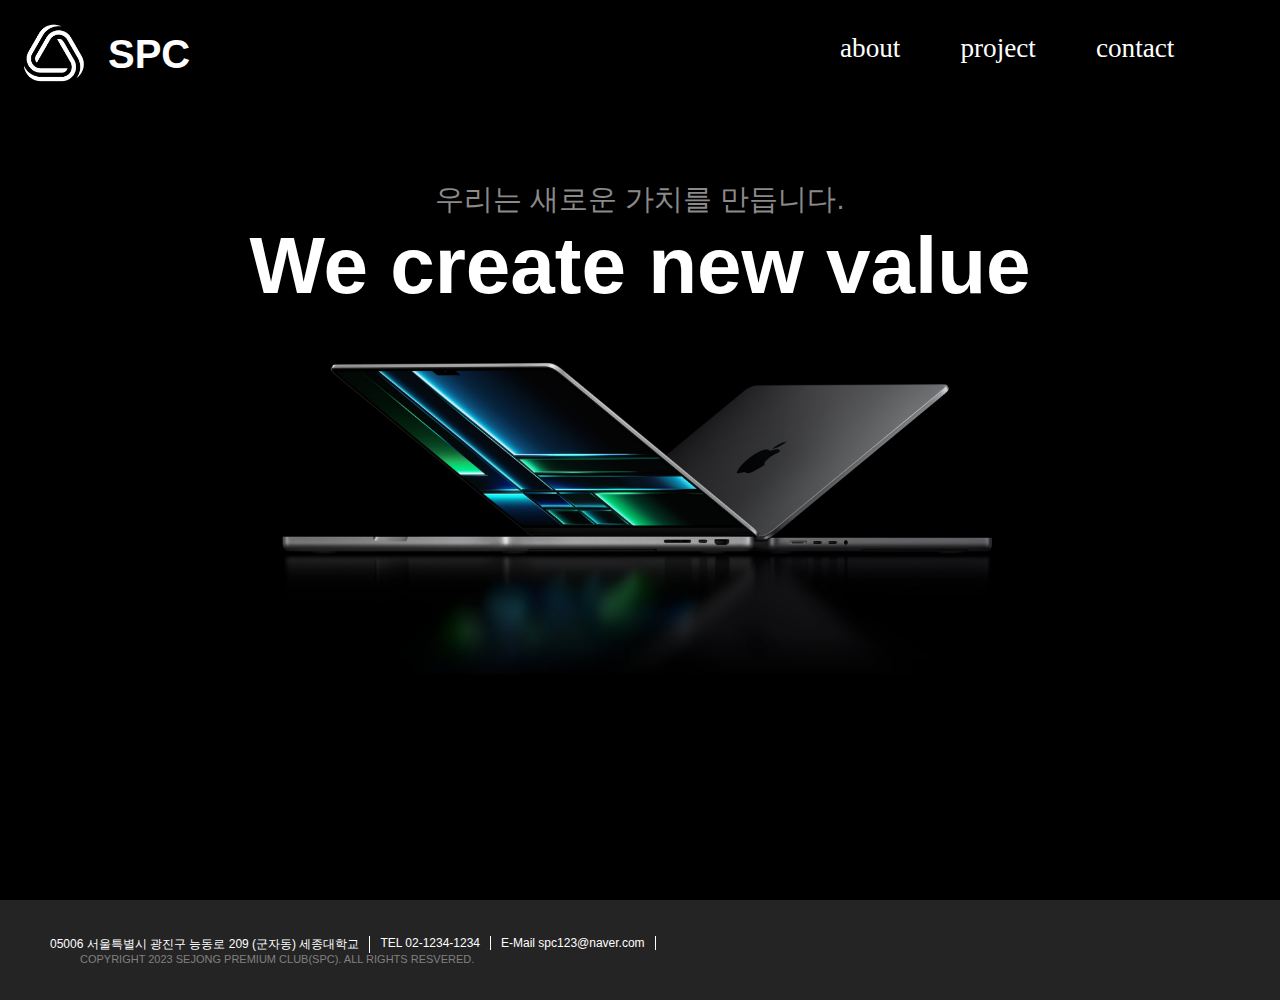
<file: index.html>
<!DOCTYPE html>
<html lang="ko">
<head>
    <meta charset="UTF-8">
    <meta name="viewport" content="width=device-width, initial-scale=1.0">
    <title>SPC</title>
    <link rel="stylesheet" href="CSS\index.css">
    <link rel="stylesheet" href="CSS\basicLayout.css">
    <link href='//spoqa.github.io/spoqa-han-sans/css/SpoqaHanSansNeo.css' rel='stylesheet' type='text/css'>
</head>
<body>
    <div id="container">
        <header>
            <div id="logo">
                <a href="index.html">
                    <img src="IMAGE/logo.png"/>
                    <h1 id="logo_text">SPC</h1>
                </a>
            </div>
            <nav>
                <ul id="topMenu">
                    <li>
                        <a href="about.html">about</a>
                    </li>
                    <li>
                        <a href="project.html">project</a>
                    </li>
                    <li>
                        <a href="contact.html">contact</a>
                    </li>
                </ul>
            </nav>
        </header>
        <div id="main">
            <p id="main_ko">우리는 새로운 가치를 만듭니다.</p>
            <p id="main_en">We create new value</p>
            <img src="IMAGE/mac.png">
        </div>
        <!-- <div id="about">
            
        </div> -->
        <footer>
            <div id="footer_info">
                <ul>
                    <li id="footer_li">
                        <p>05006 서울특별시 광진구 능동로 209 (군자동) 세종대학교</p>
                    </li>
                    <li>
                        <p>TEL 02-1234-1234</p>
                    </li>
                    <li>
                        <p>E-Mail spc123@naver.com</p>
                    </li>
                </ul>
            </div>
            <p>COPYRIGHT 2023 SEJONG PREMIUM CLUB(SPC). ALL RIGHTS RESVERED.</p>
        </footer>
    </div>
</body>
</html>
</file>
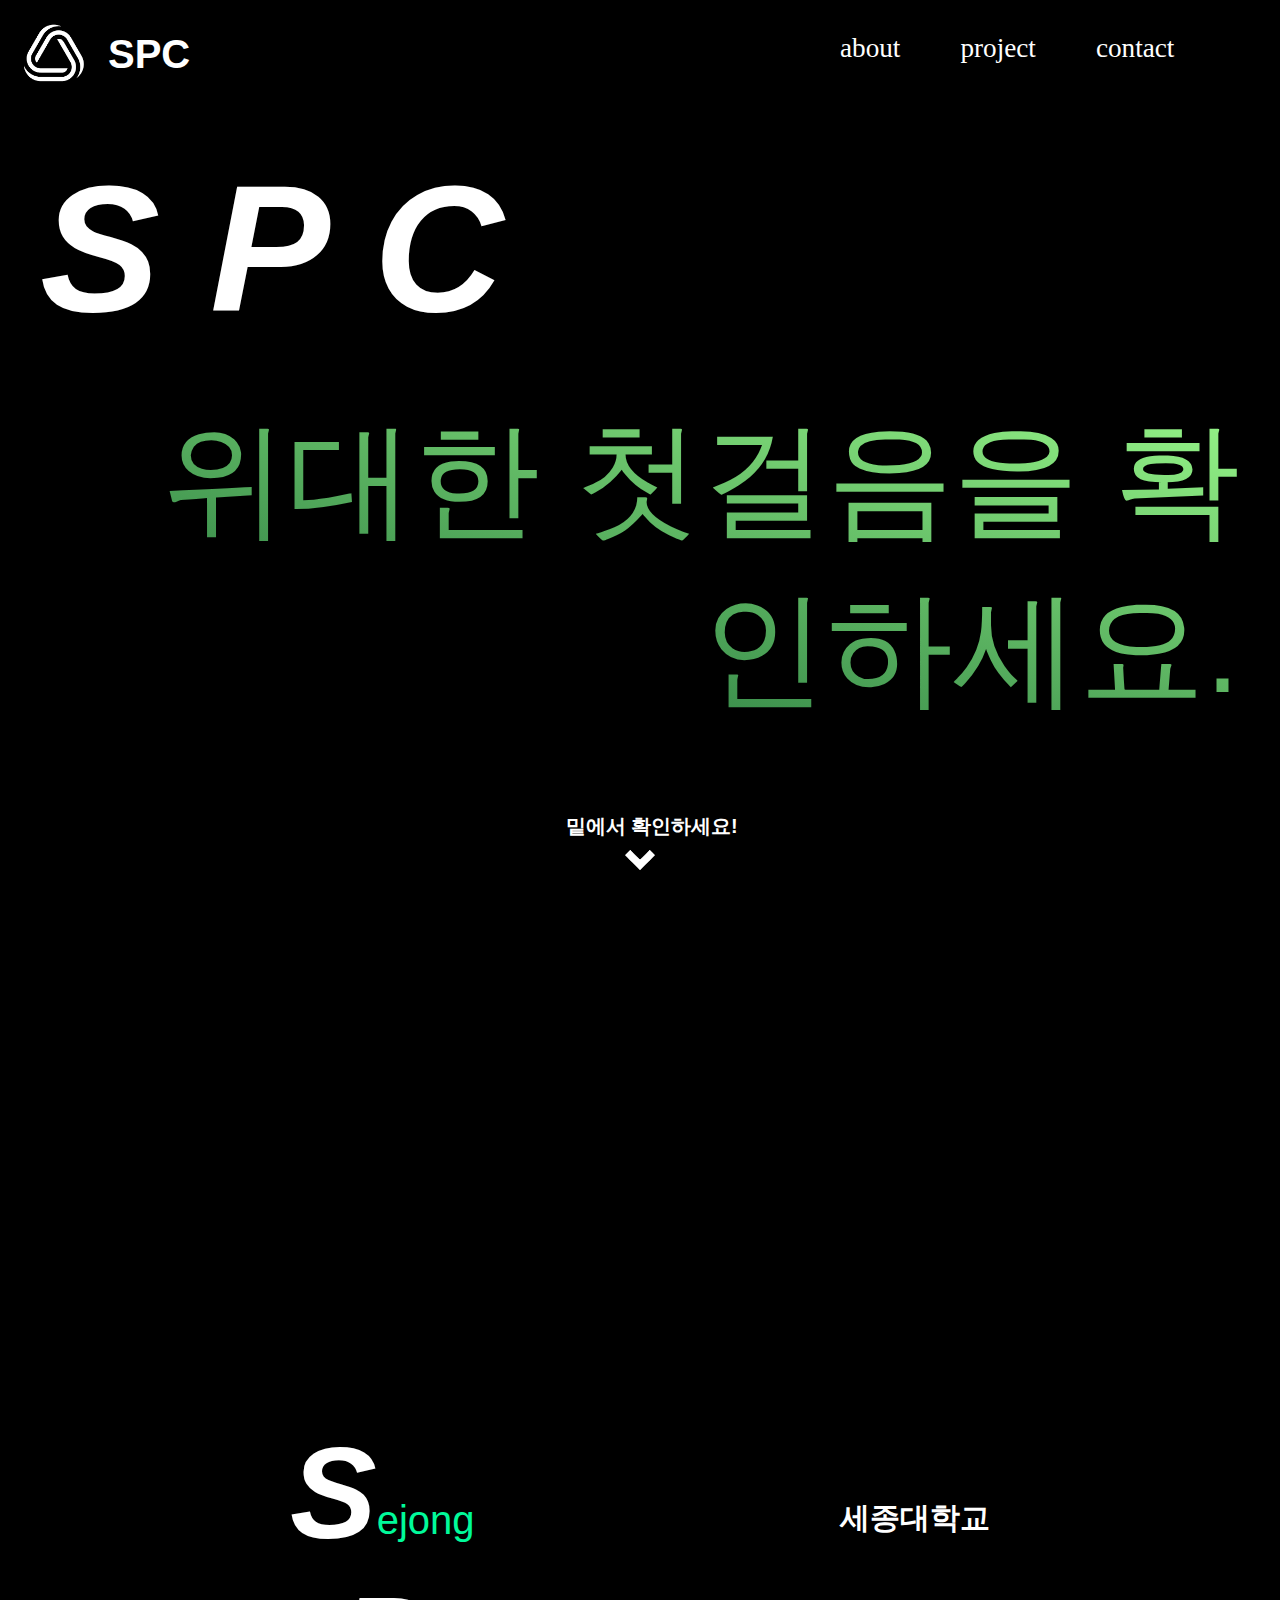
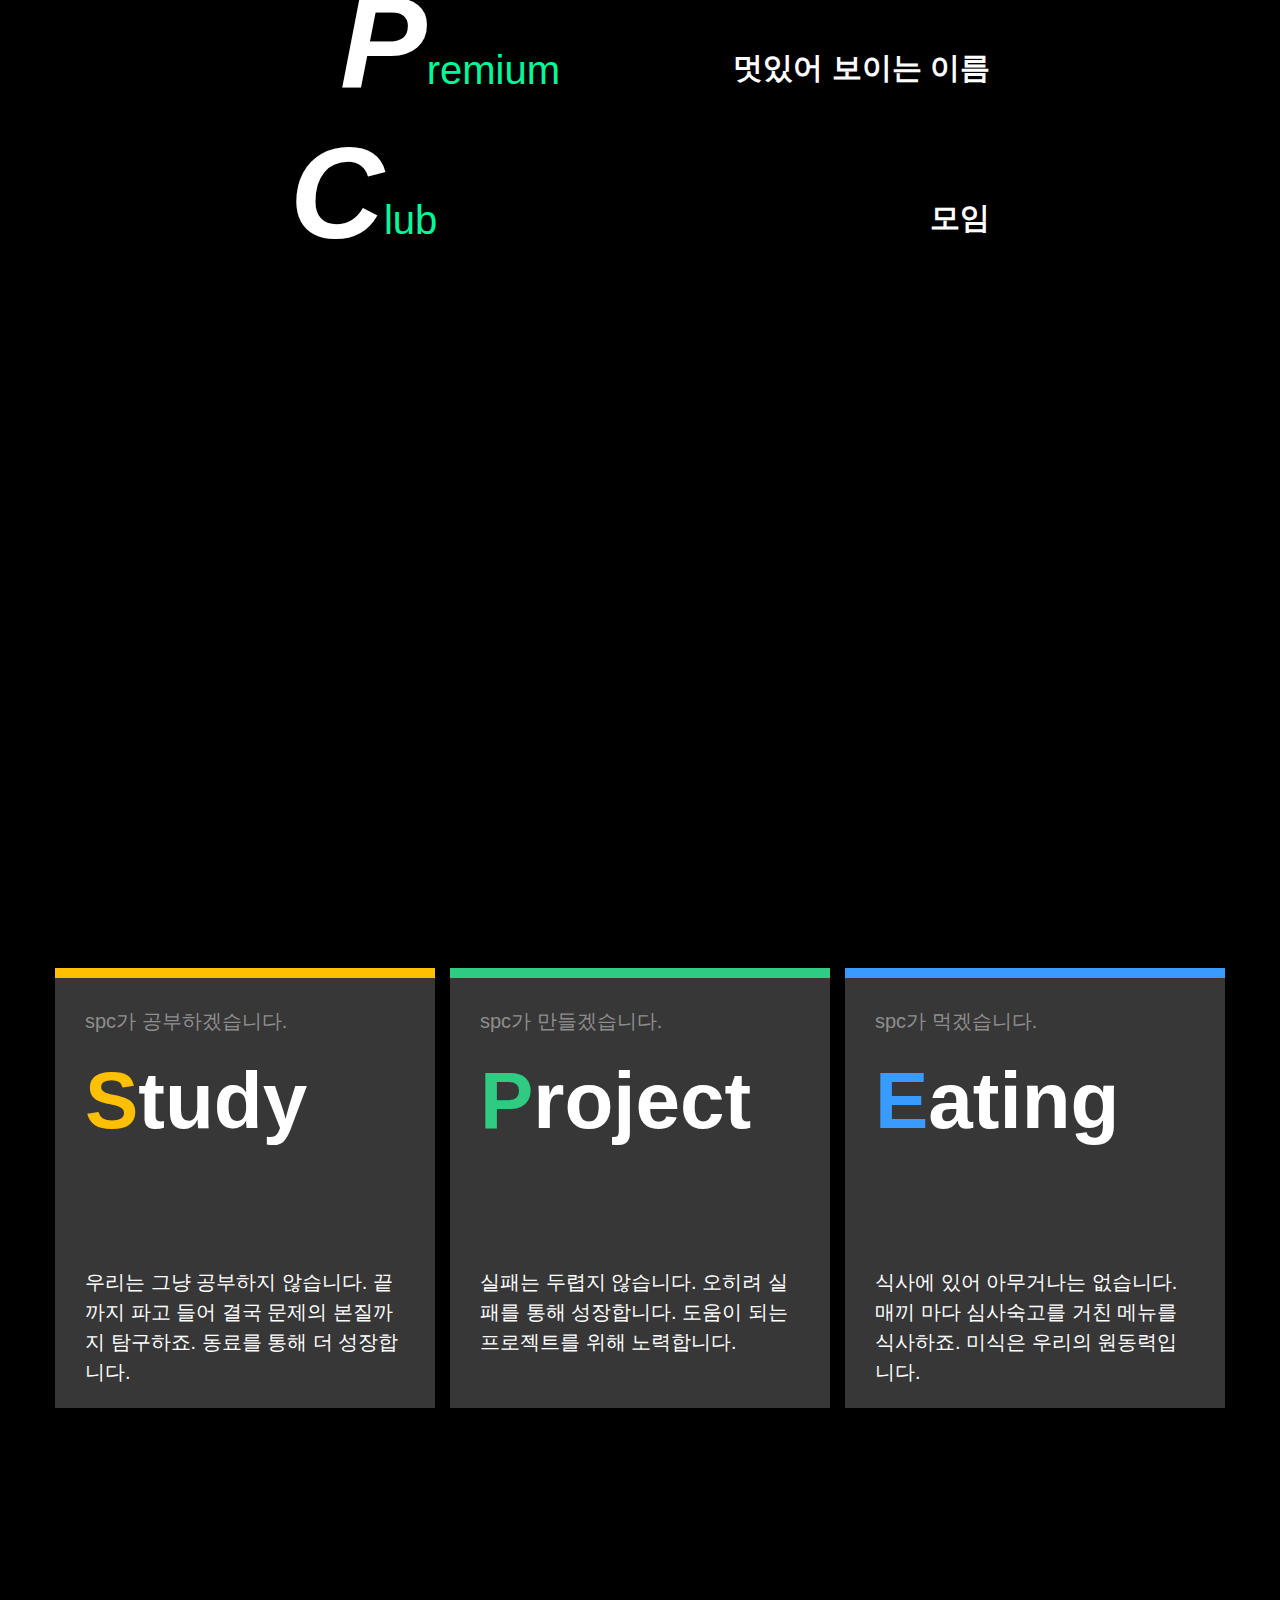
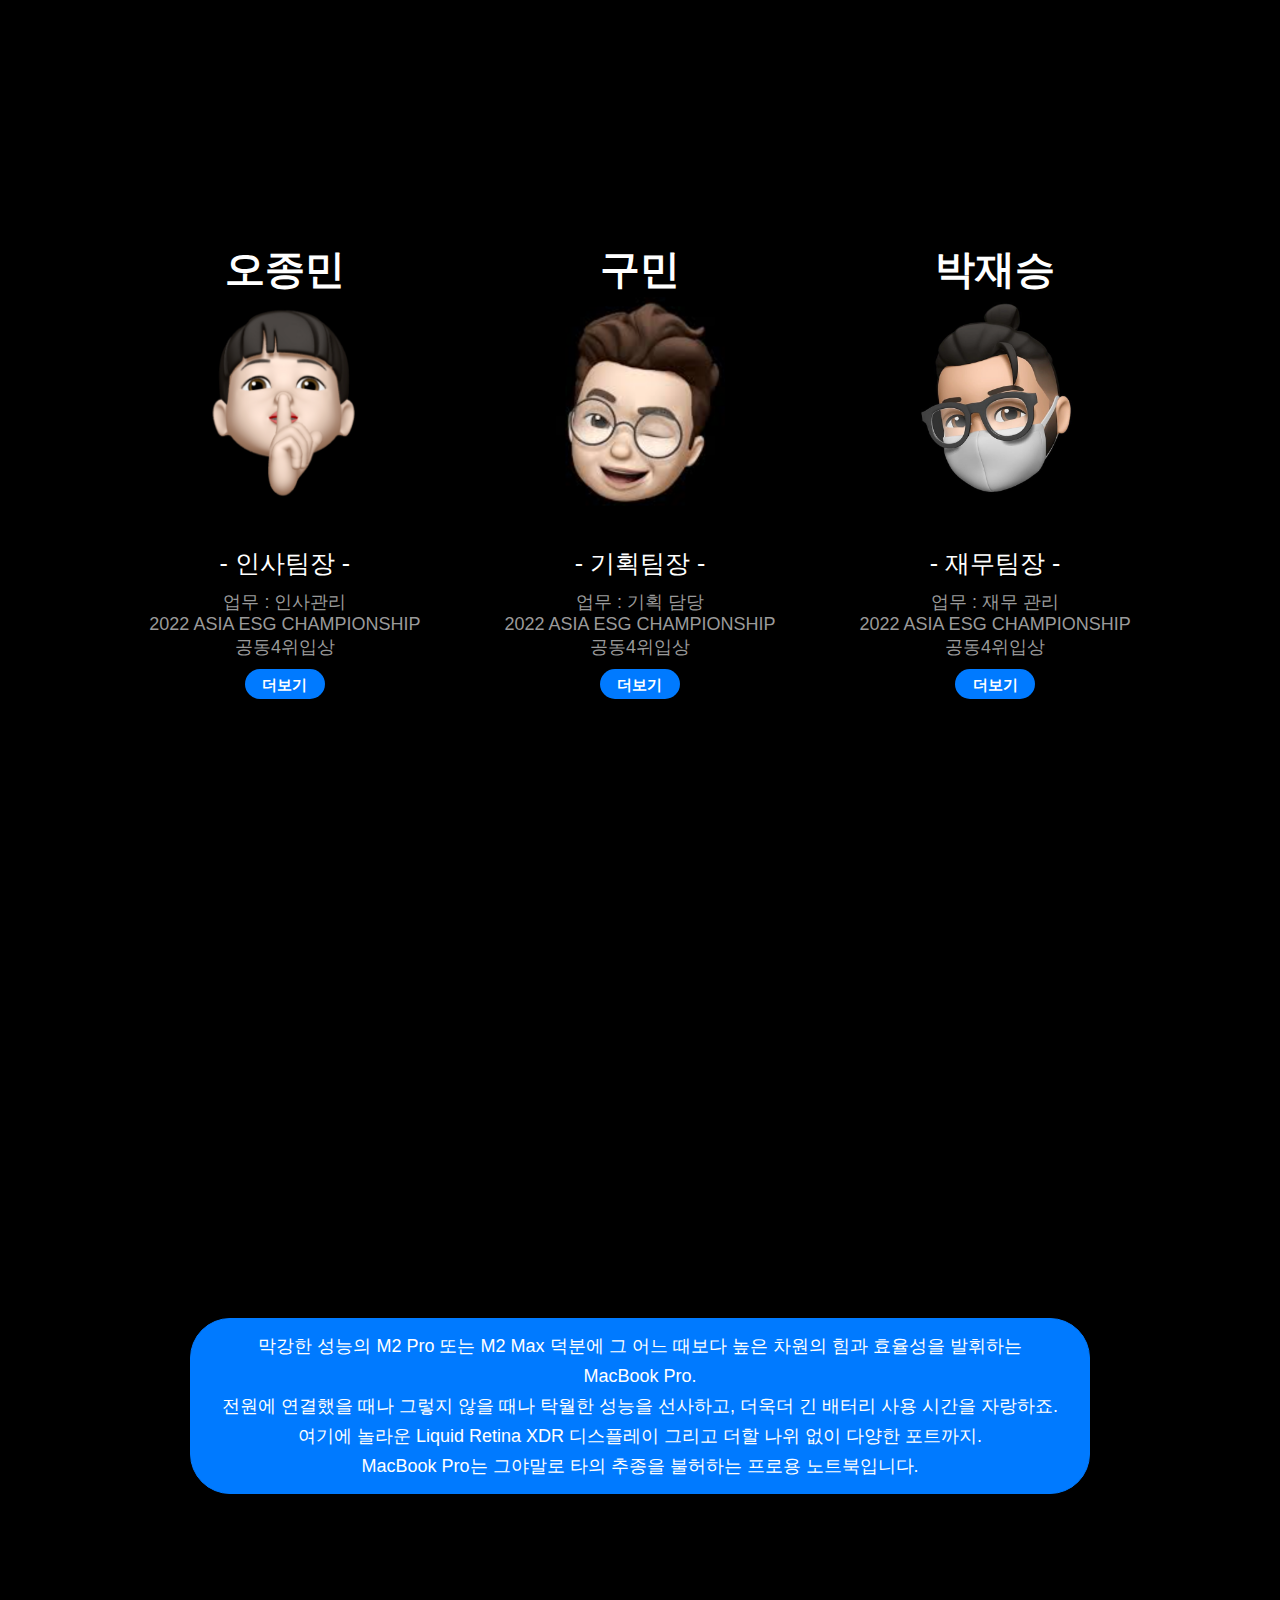
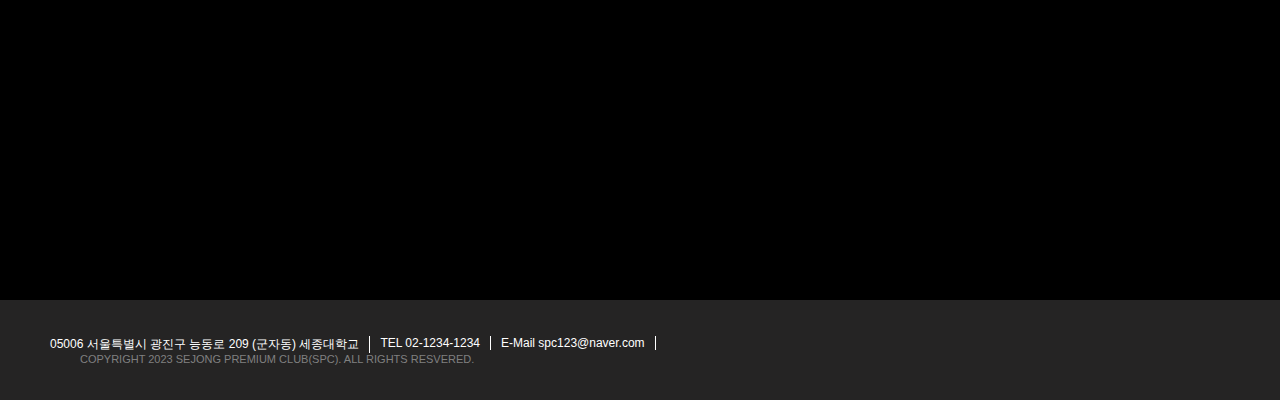
<file: about.html>
<!DOCTYPE html>
<html lang="ko">
<head>
    <meta charset="UTF-8">
    <meta name="viewport" content="width=device-width, initial-scale=1.0">
    <title>SPC</title>
    <link rel="stylesheet" href="CSS\about.css">
    <link rel="stylesheet" href="CSS\basicLayout.css">
    <link href='//spoqa.github.io/spoqa-han-sans/css/SpoqaHanSansNeo.css' rel='stylesheet' type='text/css'>
</head>
<body>
    <div id="container">
        <header>
            <div id="logo">
                <a href="index.html">
                    <img src="IMAGE/logo.png"/>
                    <h1 id="logo_text">SPC</h1>
                </a>
            </div>
            <nav>
                <ul id="topMenu">
                    <li>
                        <a href="about.html">about</a>
                    </li>
                    <li>
                        <a href="project.html">project</a>
                    </li>
                    <li>
                        <a href="contact.html">contact</a>
                    </li>
                </ul>
            </nav>
        </header>
        <div id="about">
            <div id="intro_category">
                <h1>S P C</h1>
                <p id="intro">
                    위대한 첫걸음을 확인하세요.
                </p>
                <p id="down">밑에서 확인하세요!</p>
                <img src="IMAGE/arrow.png">
            </div>
            <div id="blank">

            </div>
            <div id="name_intro">
                <h1 id="head">SPC 란?</h1>
                <ul id="name">
                    <li>
                        <h1>S</h1>
                        <p id="fullName">ejong</p>
                        <p id="introduction">세종대학교</p>
                    </li>
                    <li>
                        <h1 id="mid">P</h1>
                        <p id="fullName">remium</p>
                        <p id="introduction">멋있어 보이는 이름</p>
                    </li>
                    <li>
                        <h1 id="last">C</h1>
                        <p id="fullName">lub</p>
                        <p id="introduction">모임</p>
                    </li>
                </ul>
            </div>
            <div id="blank">
                
            </div>
            <div id="work_intro">
                <h1 id="head">우리가 하는 일!</h1>
                <div id="work">
                    <div id="work_category" class="study">
                        <p id="top_work">spc가 공부하겠습니다.</p>
                        <h1><span id="fStudy">S</span>tudy</h1>
                        <p id="explain">우리는 그냥 공부하지 않습니다. 끝까지 파고 들어 결국 문제의 본질까지 탐구하죠. 동료를 통해 더 성장합니다.</p>
                    </div>
                    <div id="work_category" class="project">
                        <p id="top_work">spc가 만들겠습니다.</p>
                        <h1><span id="fProject">P</span>roject</h1>
                        <p id="explain">실패는 두렵지 않습니다. 오히려 실패를 통해 성장합니다. 도움이 되는 프로젝트를 위해 노력합니다.</p>
                    </div>
                    <div id="work_category" class="eating">
                        <p id="top_work">spc가 먹겠습니다.</p>
                        <h1><span id="fEating">E</span>ating</h1>
                        <p id="explain">식사에 있어 아무거나는 없습니다. 매끼 마다 심사숙고를 거친 메뉴를 식사하죠. 미식은 우리의 원동력입니다.</p>
                    </div>
                </div>
            </div>
            <div id="members_category">
                <div id="detail">
                    <div id="profile">
                        <h2>Profile</h2>
                        <div id="profile_detail">
                            <img src="IMAGE/koomin.png">
                            <div id="profile_text">
                                <h3>구민</h3>
                                <p>연락처: 010-9495-0269</p>
                                <p>주소: 늘을3로 71 1503동 406호</p>
                                <p>Email: koomin1227@naver.com</p>
                            </div>
                        </div>
                        <p id="massage">이제는 그만하고 싶다. 집에 가고 싶다. 언제 끝나냐.<br>코딩은 참 어렵네요. 더 열심히 해야지.</p>
                        <div id="profile_site">
                            <ul id="site_list">
                                <li>
                                    <img id="logo" src="IMAGE/githun.png">
                                    <p id="site_adress">https://github.com/koomin1227</p>
                                </li>
                                <li>
                                    <img id="logo" src="IMAGE/instagram.png">
                                    <p id="site_adress">mingu39</p>
                                </li>
                                <li>
                                    <img id="logo" src="IMAGE/githun.png">
                                    <p id="site_adress">www.naver.com</p>
                                </li>
                            </ul>
                        </div>
                    </div>
                    <div id="tech">
                        <h2>Work</h2>
                        <button id="close_button" onclick="HideDetail()"><img id="close" src="IMAGE/close.png"></button>
                        <div id="role">
                            <p id="role_tag">Tech<br>Leader</p>
                            <p id="role_text">프로젝트 진행에 필요한 기술을 구현하는 일을 합니다.<br>뭐 딱히 별다른 기술은 없는데 그냥 합니다.</p>
                        </div>
                        <div id="techStack">
                            <p id="detail_head" class="tech">Tech</p>
                            <img src="IMAGE/techstack_km.png">
                        </div>
                        <div id="experience">
                            <p id="detail_head" class="ex">Experience</p>
                            <ul id="ex_list">
                                <li id="ex_elem">
                                    <p>SJU 스마트기기전공</p>
                                </li>
                                <li id="ex_elem">
                                    <p>31사단 만기전역</p>
                                </li>
                                <li id="ex_elem">
                                    <p>42서울 9기</p>
                                </li>
                                <li id="ex_elem">
                                    <p>제 1회 학술제 입상</p>
                                </li>
                            </ul>
                        </div>
                    </div>
                </div>
                <div id="detail_jm">
                    <div id="profile">
                        <h2>Profile</h2>
                        <div id="profile_detail">
                            <img src="IMAGE/koomin.png">
                            <div id="profile_text">
                                <h3>오종민</h3>
                                <p>연락처: 010-9495-0269</p>
                                <p>주소: 늘을3로 71 1503동 406호</p>
                                <p>Email: koomin1227@naver.com</p>
                            </div>
                        </div>
                        <p id="massage">이제는 그만하고 싶다. 집에 가고 싶다. 언제 끝나냐.<br>코딩은 참 어렵네요. 더 열심히 해야지.</p>
                        <div id="profile_site">
                            <ul id="site_list">
                                <li>
                                    <img id="logo" src="IMAGE/githun.png">
                                    <p id="site_adress">https://github.com/koomin1227</p>
                                </li>
                                <li>
                                    <img id="logo" src="IMAGE/instagram.png">
                                    <p id="site_adress">mingu39</p>
                                </li>
                                <li>
                                    <img id="logo" src="IMAGE/githun.png">
                                    <p id="site_adress">www.naver.com</p>
                                </li>
                            </ul>
                        </div>
                    </div>
                    <div id="tech">
                        <h2>Work</h2>
                        <button id="close_button" onclick="HideDetail_jm()"><img id="close" src="IMAGE/close.png"></button>
                        <div id="role">
                            <p id="role_tag">Tech<br>Leader</p>
                            <p id="role_text">프로젝트 진행에 필요한 기술을 구현하는 일을 합니다.<br>뭐 딱히 별다른 기술은 없는데 그냥 합니다.</p>
                        </div>
                        <div id="techStack">
                            <p id="detail_head" class="tech">Tech</p>
                            <img src="IMAGE/techstack_km.png">
                        </div>
                        <div id="experience">
                            <p id="detail_head" class="ex">Experience</p>
                            <ul id="ex_list">
                                <li id="ex_elem">
                                    <p>SJU 스마트기기전공</p>
                                </li>
                                <li id="ex_elem">
                                    <p>31사단 만기전역</p>
                                </li>
                                <li id="ex_elem">
                                    <p>42서울 9기</p>
                                </li>
                                <li id="ex_elem">
                                    <p>제 1회 학술제 입상</p>
                                </li>
                            </ul>
                        </div>
                    </div>
                </div>
                <div id="detail_js">
                    <div id="profile">
                        <h2>Profile</h2>
                        <div id="profile_detail">
                            <img src="IMAGE/koomin.png">
                            <div id="profile_text">
                                <h3>박재승</h3>
                                <p>연락처: 010-9495-0269</p>
                                <p>주소: 늘을3로 71 1503동 406호</p>
                                <p>Email: koomin1227@naver.com</p>
                            </div>
                        </div>
                        <p id="massage">이제는 그만하고 싶다. 집에 가고 싶다. 언제 끝나냐.<br>코딩은 참 어렵네요. 더 열심히 해야지.</p>
                        <div id="profile_site">
                            <ul id="site_list">
                                <li>
                                    <img id="logo" src="IMAGE/githun.png">
                                    <p id="site_adress">https://github.com/koomin1227</p>
                                </li>
                                <li>
                                    <img id="logo" src="IMAGE/instagram.png">
                                    <p id="site_adress">mingu39</p>
                                </li>
                                <li>
                                    <img id="logo" src="IMAGE/githun.png">
                                    <p id="site_adress">www.naver.com</p>
                                </li>
                            </ul>
                        </div>
                    </div>
                    <div id="tech">
                        <h2>Work</h2>
                        <button id="close_button" onclick="HideDetail_js()"><img id="close" src="IMAGE/close.png"></button>
                        <div id="role">
                            <p id="role_tag">Tech<br>Leader</p>
                            <p id="role_text">프로젝트 진행에 필요한 기술을 구현하는 일을 합니다.<br>뭐 딱히 별다른 기술은 없는데 그냥 합니다.</p>
                        </div>
                        <div id="techStack">
                            <p id="detail_head" class="tech">Tech</p>
                            <img src="IMAGE/techstack_km.png">
                        </div>
                        <div id="experience">
                            <p id="detail_head" class="ex">Experience</p>
                            <ul id="ex_list">
                                <li id="ex_elem">
                                    <p>SJU 스마트기기전공</p>
                                </li>
                                <li id="ex_elem">
                                    <p>31사단 만기전역</p>
                                </li>
                                <li id="ex_elem">
                                    <p>42서울 9기</p>
                                </li>
                                <li id="ex_elem">
                                    <p>제 1회 학술제 입상</p>
                                </li>
                            </ul>
                        </div>
                    </div>
                </div>
                <h1 id="head">Members</h1>
                <ul id="members">
                    <li>
                        <h3>오종민</h3>
                        <div> 
                            <img id="people" src="IMAGE/people.png" onclick="showDetail_jm()">
                        </div>
                        
                        <p id="level">- 인사팀장 -</p>
                        <p>업무 : 인사관리</p>
                        <p>2022 ASIA ESG CHAMPIONSHIP<br>공동4위입상</p>
                        <button id="more" onclick="showDetail_jm()"><p>더보기</p></button>
                    </li>
                    <li>
                        <h3>구민</h3>
                        <div>
                            <img id="people" src="IMAGE/people_2.png" onclick="showDetail()" >
                        </div>
                        
                        <p id="level">- 기획팀장 -</p>
                        <p>업무 : 기획 담당</p>
                        <p>2022 ASIA ESG CHAMPIONSHIP<br>공동4위입상</p>
                        <button id="more" onclick="showDetail()"><p>더보기</p></button>
                    </li>
                    <li>
                        <h3>박재승</h3>
                        <div>
                            <img id="people" src="IMAGE/people_3.png" onclick="showDetail_js()">
                        </div>
                        
                        <p id="level">- 재무팀장 -</p>
                        <p>업무 : 재무 관리</p>
                        <p>2022 ASIA ESG CHAMPIONSHIP<br>공동4위입상</p>
                        <button id="more" onclick="showDetail_js()" onmouseenter="changeButtonColor_more()"><p>더보기</p></button>
                    </li>
                </ul>
            </div>
            <div id="blank">
                
            </div>
            <div id="method_category">
                <h1 id="head">공부 방식</h1>
                <p id="study">
                    막강한 성능의 M2 Pro 또는 M2 Max 덕분에 그 어느 때보다 높은 차원의 힘과 효율성을 발휘하는 <br>MacBook Pro. <br>
                    전원에 연결했을 때나 그렇지 않을 때나 탁월한 성능을 선사하고, 더욱더 긴 배터리 사용 시간을 자랑하죠. <br>
                    여기에 놀라운 Liquid Retina XDR 디스플레이 그리고 더할 나위 없이 다양한 포트까지. <br>
                    MacBook Pro는 그야말로 타의 추종을 불허하는 프로용 노트북입니다.<br>
                </p>
            </div>
    
        </div>
    
        <footer>
            <div id="footer_info">
                <ul>
                    <li id="footer_li">
                        <p>05006 서울특별시 광진구 능동로 209 (군자동) 세종대학교</p>
                    </li>
                    <li>
                        <p>TEL 02-1234-1234</p>
                    </li>
                    <li>
                        <p>E-Mail spc123@naver.com</p>
                    </li>
                </ul>
            </div>
            <p>COPYRIGHT 2023 SEJONG PREMIUM CLUB(SPC). ALL RIGHTS RESVERED.</p>
        </footer>
    </div>
    <script>
        function showDetail(){
            document.querySelector('#detail').style.display="block";
        }
        function HideDetail(){
            document.querySelector('#detail').style.display="none";
        }
        function showDetail_jm(){
            document.querySelector('#detail_jm').style.display="block";
        }
        function HideDetail_jm(){
            document.querySelector('#detail_jm').style.display="none";
        }
        function showDetail_js(){
            document.querySelector('#detail_js').style.display="block";
        }
        function HideDetail_js(){
            document.querySelector('#detail_js').style.display="none";
        }
        function changeButtonColor_more(){
            document.querySelector('#more').style.backgroundcolor="#004793";
        }
        let observer=new IntersectionObserver((e)=>{
            e.forEach((head)=>{
                if(head.isIntersecting){
                    head.target.style.opacity=1;
                }else{
                    head.target.style.opacity=0;
                }
                
            })
        })
        let h1 = document.querySelectorAll('#head');
        observer.observe(h1[0]);
        observer.observe(h1[1]);
        observer.observe(h1[2]);
        observer.observe(h1[3]);
        observer.observe(h1[4]);
    </script>
</body>
</html>
</file>
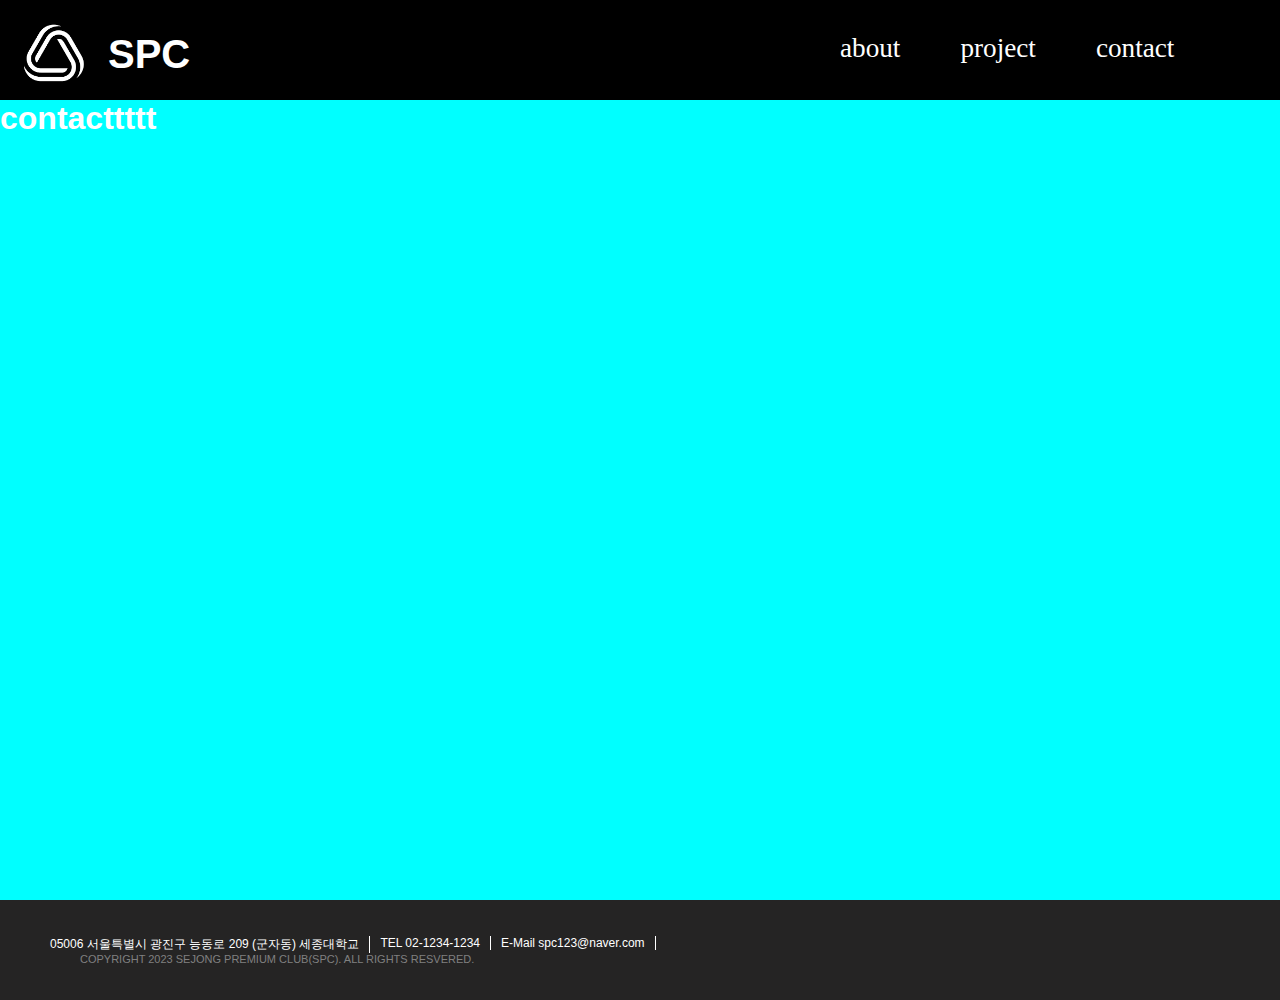
<file: contact.html>
<!DOCTYPE html>
<html lang="ko">
<head>
    <meta charset="UTF-8">
    <meta name="viewport" content="width=device-width, initial-scale=1.0">
    <title>SPC</title>
    <link rel="stylesheet" href="CSS\contact.css">
    <link rel="stylesheet" href="CSS\basicLayout.css">
    <link href='//spoqa.github.io/spoqa-han-sans/css/SpoqaHanSansNeo.css' rel='stylesheet' type='text/css'>
</head>
<body>
    <div id="container">
        <header>
            <div id="logo">
                <a href="index.html">
                    <img src="IMAGE/logo.png"/>
                    <h1 id="logo_text">SPC</h1>
                </a>
            </div>
            <nav>
                <ul id="topMenu">
                    <li>
                        <a href="about.html">about</a>
                    </li>
                    <li>
                        <a href="project.html">project</a>
                    </li>
                    <li>
                        <a href="contact.html">contact</a>
                    </li>
                </ul>
            </nav>
        </header>
        <div id="main">
            <h1>contacttttt</h1>
        </div>
        <footer>
            <div id="footer_info">
                <ul>
                    <li id="footer_li">
                        <p>05006 서울특별시 광진구 능동로 209 (군자동) 세종대학교</p>
                    </li>
                    <li>
                        <p>TEL 02-1234-1234</p>
                    </li>
                    <li>
                        <p>E-Mail spc123@naver.com</p>
                    </li>
                </ul>
            </div>
            <p>COPYRIGHT 2023 SEJONG PREMIUM CLUB(SPC). ALL RIGHTS RESVERED.</p>
        </footer>
    </div>
</body>
</html>
</file>
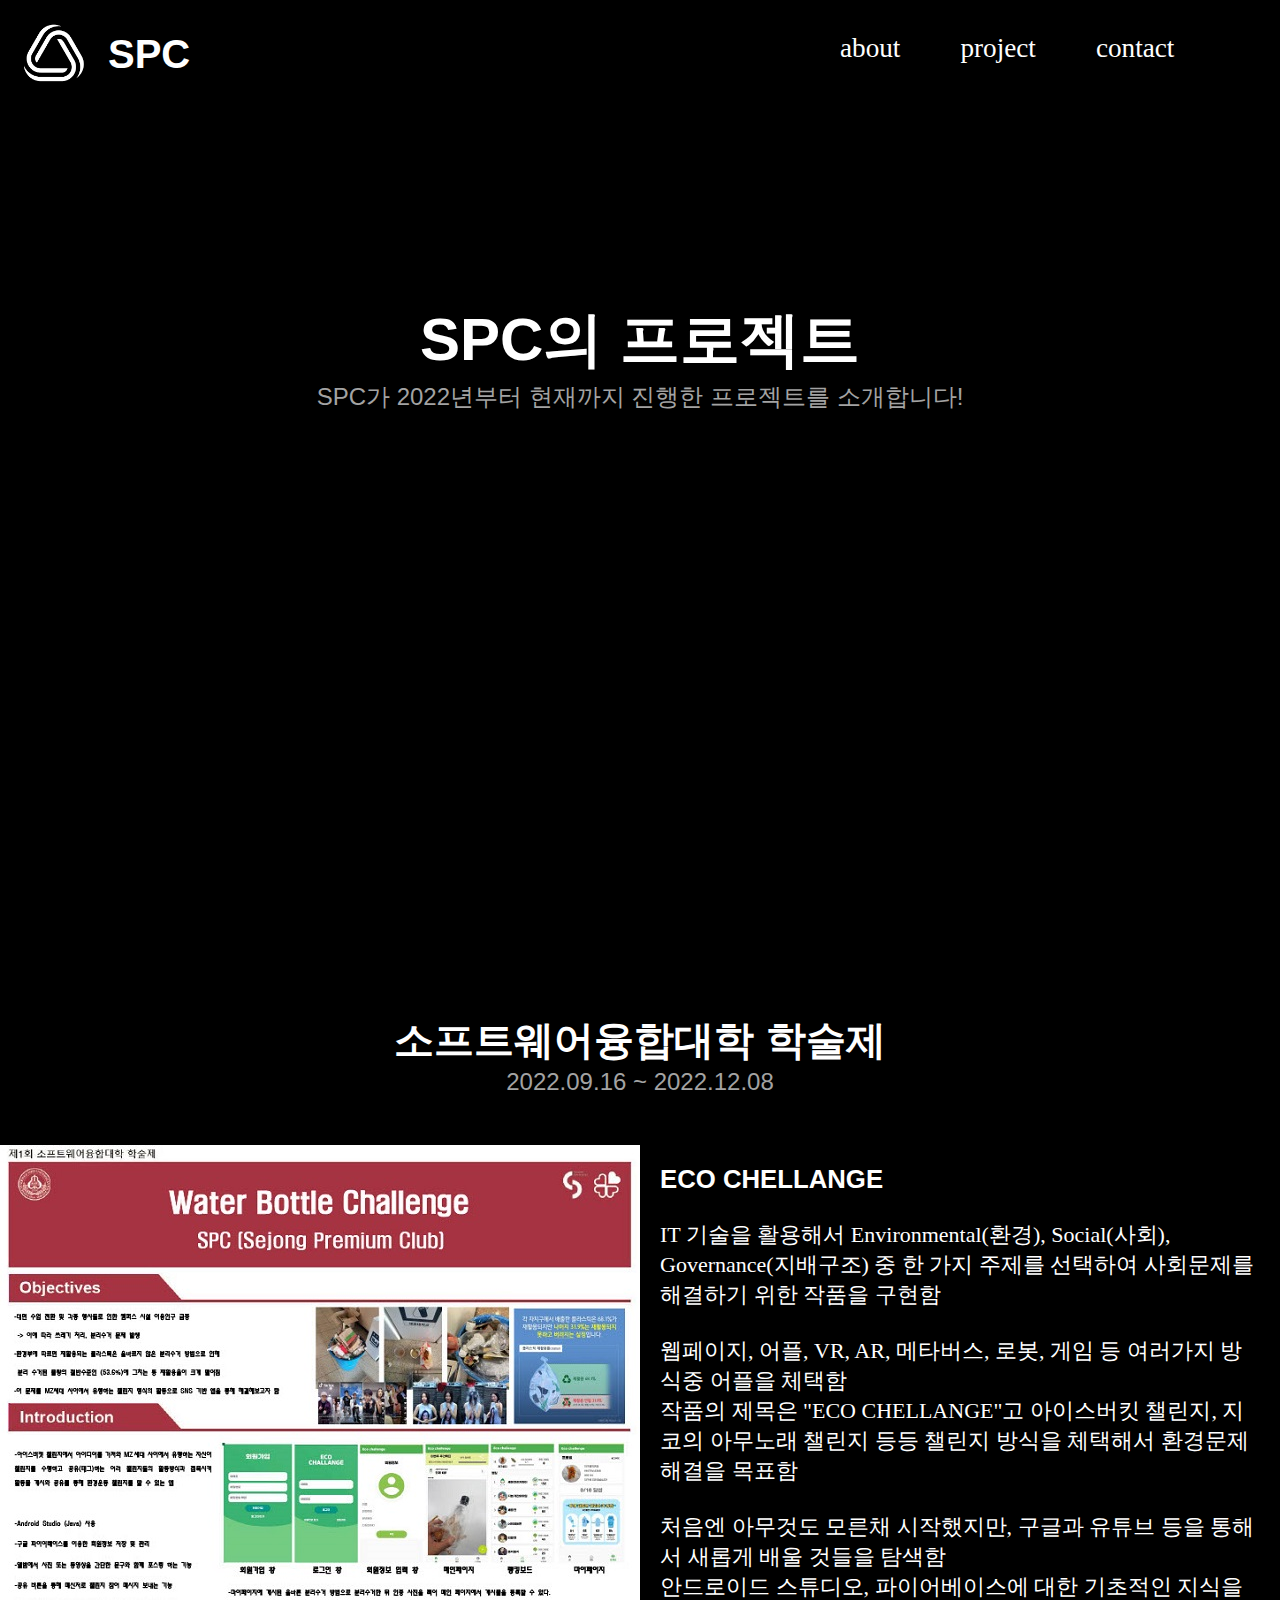
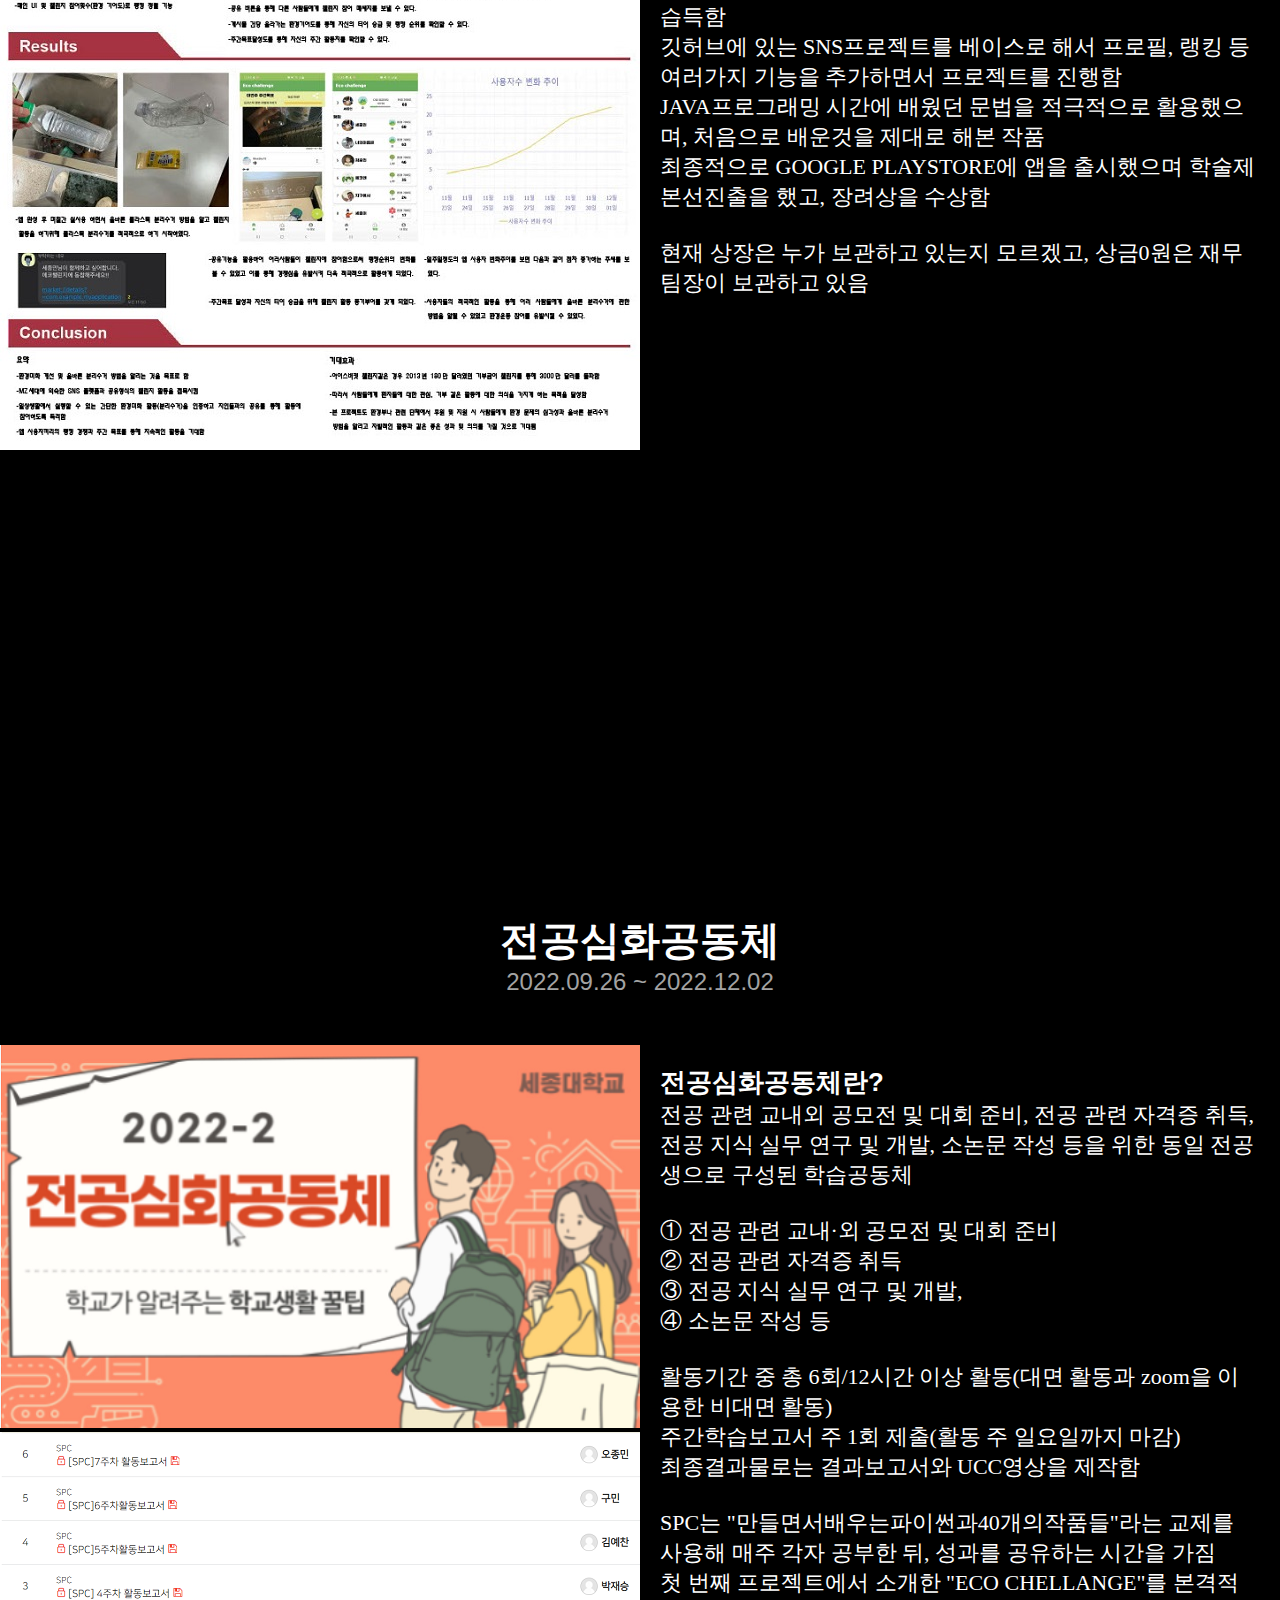
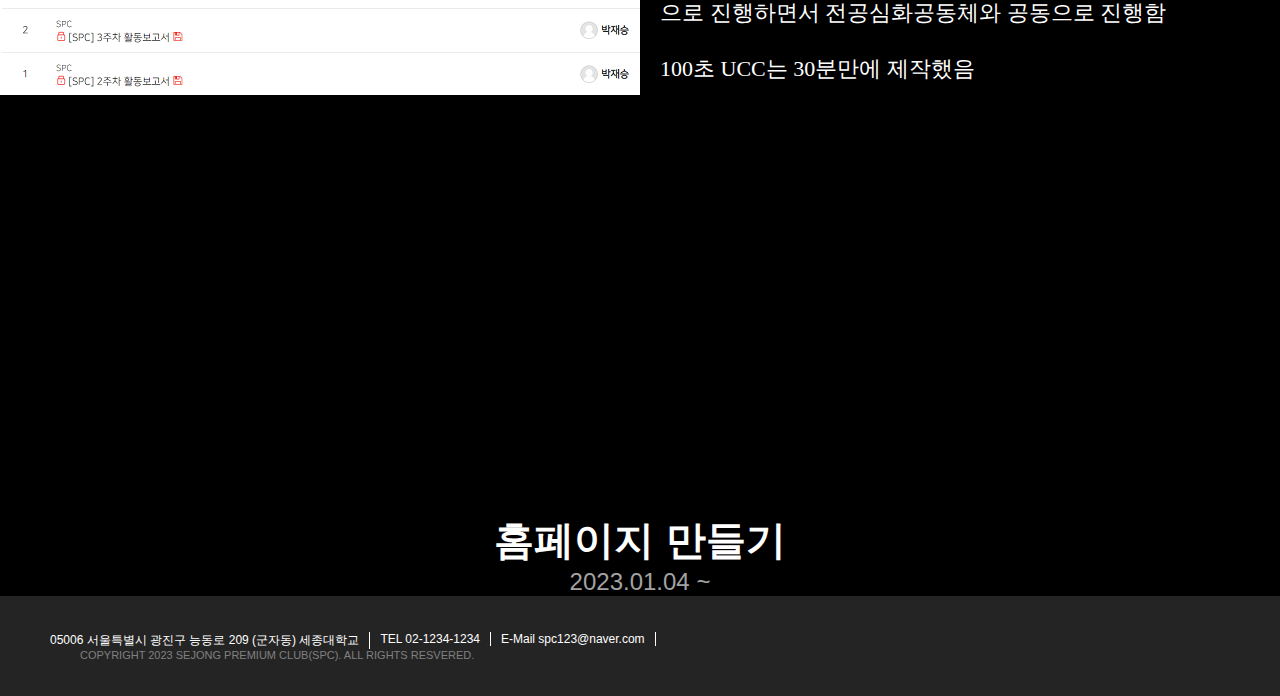
<file: project.html>
<!DOCTYPE html>
<html lang="ko">
<head>
    <meta charset="UTF-8">
    <meta name="viewport" content="width=device-width, initial-scale=1.0">
    <title>SPC</title>
    <link rel="stylesheet" href="CSS\project.css">
    <link rel="stylesheet" href="CSS\basicLayout.css">
    <link href='//spoqa.github.io/spoqa-han-sans/css/SpoqaHanSansNeo.css' rel='stylesheet' type='text/css'>
</head>
<body>
    <div id="container">
        <header>
            <div id="logo">
                <a href="index.html">
                    <img src="IMAGE/logo.png"/>
                    <h1 id="logo_text">SPC</h1>
                </a>
            </div>
            <nav>
                <ul id="topMenu">
                    <li>
                        <a href="about.html">about</a>
                    </li>
                    <li>
                        <a href="project.html">project</a>
                    </li>
                    <li>
                        <a href="contact.html">contact</a>
                    </li>
                </ul>
            </nav>
        </header>
        <div id="project">
            <div id="intro_category">
                <h1>SPC의 프로젝트</h1>
                <p id="intro">
                    SPC가 2022년부터 현재까지 진행한 프로젝트를 소개합니다!
                </p>
            </div>

            <div id="A_category">
                <h2>소프트웨어융합대학 학술제</h2>
                <p id="intro">2022.09.16 ~ 2022.12.08</p>
                <div id="contents">
                    <div id="photo">
                        <image src="IMAGE/project_1.jpg">
                    </div>
                    <div id="text">
                        <h3>ECO CHELLANGE</h3>
                        <br>
                        IT 기술을 활용해서 Environmental(환경), Social(사회), Governance(지배구조) 중 한 가지 주제를 선택하여
                        사회문제를 해결하기 위한 작품을 구현함<br><br>
                        웹페이지, 어플, VR, AR, 메타버스, 로봇, 게임 등 여러가지 방식중 어플을 체택함<br>
                        작품의 제목은 "ECO CHELLANGE"고 아이스버킷 챌린지, 지코의 아무노래 챌린지 등등 챌린지 방식을 체택해서 환경문제 해결을 목표함<br>
                        <br>
                        처음엔 아무것도 모른채 시작했지만, 구글과 유튜브 등을 통해서 새롭게 배울 것들을 탐색함<br>
                        안드로이드 스튜디오, 파이어베이스에 대한 기초적인 지식을 습득함<br>
                        깃허브에 있는 SNS프로젝트를 베이스로 해서 프로필, 랭킹 등 여러가지 기능을 추가하면서 프로젝트를 진행함<br>
                        JAVA프로그래밍 시간에 배웠던 문법을 적극적으로 활용했으며, 처음으로 배운것을 제대로 해본 작품<br>
                        최종적으로 GOOGLE PLAYSTORE에 앱을 출시했으며 학술제 본선진출을 했고, 장려상을 수상함<br>
                        <br>
                        현재 상장은 누가 보관하고 있는지 모르겠고, 상금0원은 재무팀장이 보관하고 있음
                    </div>
                    
                </div>
                

            </div>

            <div id="B_category">
                <h2>전공심화공동체</h2>
                <p id="intro">2022.09.26 ~ 2022.12.02</p>
                <div id="contents">
                    <div id="photo">
                        <image src="IMAGE/project_2-1.png"></image>
                        <image src="IMAGE/project_2-2.png"></image>
                    </div>
                    <div id="text">
                        <h3>전공심화공동체란?</h3>
                        전공 관련 교내외 공모전 및 대회 준비, 전공 관련 자격증 취득, 전공 지식 실무 연구 및 개발, 소논문 작성 등을 위한 동일 전공생으로 구성된 학습공동체<br>
                        <br>
                        ① 전공 관련 교내·외 공모전 및 대회 준비<br>
                        ② 전공 관련 자격증 취득<br>
                        ③ 전공 지식 실무 연구 및 개발,<br>
                        ④ 소논문 작성 등<br>
                        <br>
                        활동기간 중 총 6회/12시간 이상 활동(대면 활동과 zoom을 이용한 비대면 활동)<br>
                        주간학습보고서 주 1회 제출(활동 주 일요일까지 마감)<br>
                        최종결과물로는 결과보고서와 UCC영상을 제작함<br>
                        <br>
                        SPC는 "만들면서배우는파이썬과40개의작품들"라는 교제를 사용해 매주 각자 공부한 뒤, 성과를 공유하는 시간을 가짐<br>
                        첫 번째 프로젝트에서 소개한 "ECO CHELLANGE"를 본격적으로 진행하면서 전공심화공동체와 공동으로 진행함<br>
                        <br>
                        100초 UCC는 30분만에 제작했음<br>
                    </div>
                </div>
            </div>

            <div id="C_category">
                <h2>홈페이지 만들기</h2>
                <p id="intro">2023.01.04 ~ </p>
                <div id="contents">
                    
                </div>
            </div>
        </div>
        <footer>
            <div id="footer_info">
                <ul>
                    <li id="footer_li">
                        <p>05006 서울특별시 광진구 능동로 209 (군자동) 세종대학교</p>
                    </li>
                    <li>
                        <p>TEL 02-1234-1234</p>
                    </li>
                    <li>
                        <p>E-Mail spc123@naver.com</p>
                    </li>
                </ul>
            </div>
            <p>COPYRIGHT 2023 SEJONG PREMIUM CLUB(SPC). ALL RIGHTS RESVERED.</p>
        </footer>
    </div>
</body>
</html>
</file>
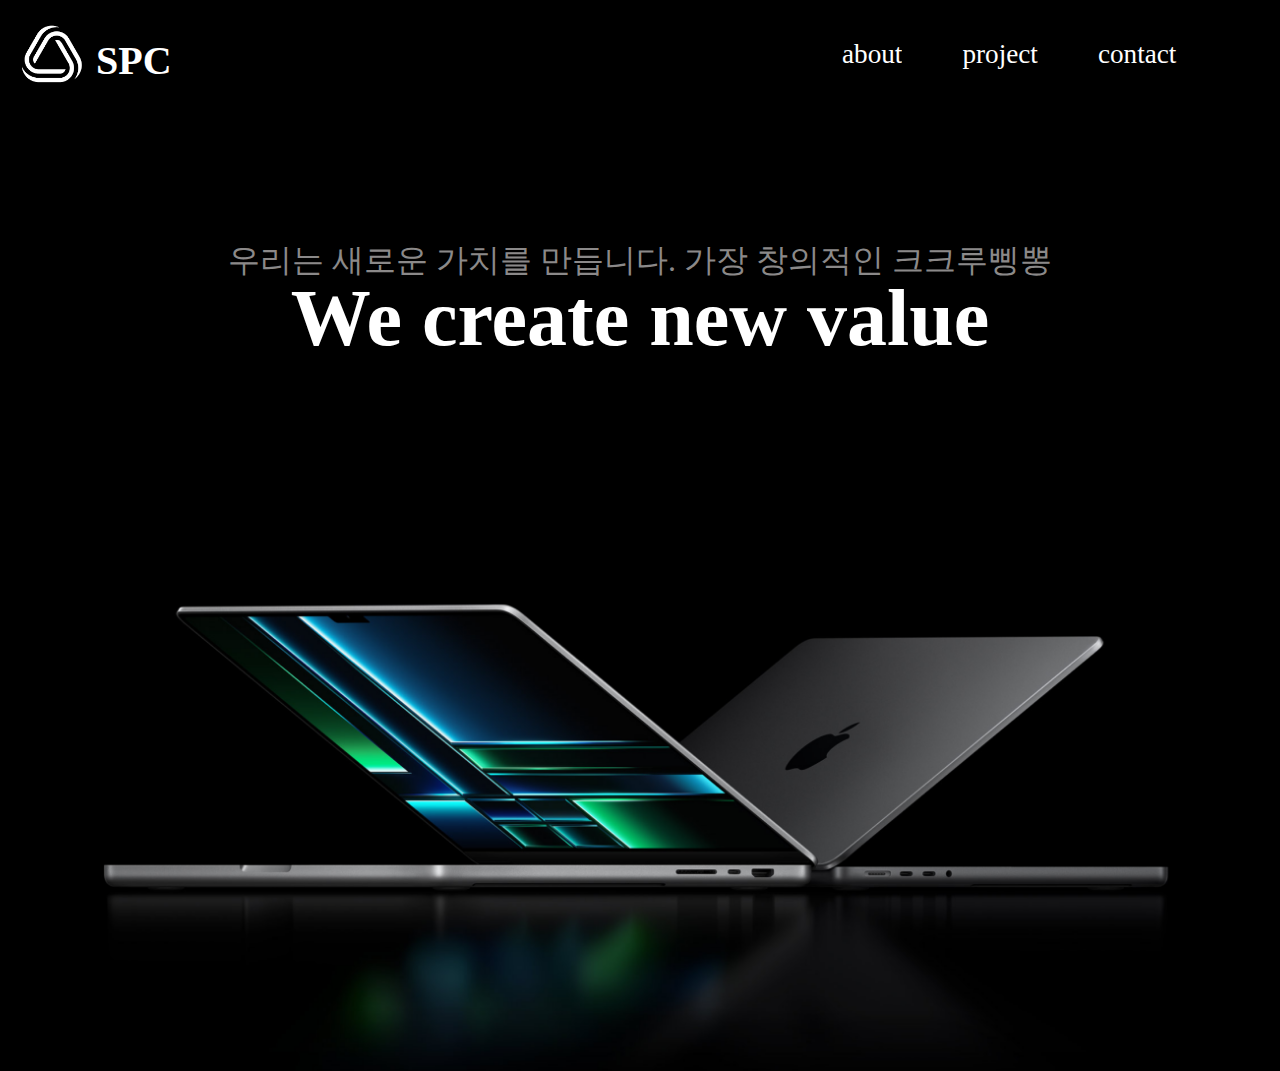
<file: spc.html>
<!DOCTYPE html>
<html lang="ko">
<head>
    <meta charset="UTF-8">
    <meta name="viewport" content="width=device-width, initial-scale=1.0">
    <title>SPC</title>
    <link rel="stylesheet" href="style.css">
    <link href='//spoqa.github.io/spoqa-han-sans/css/SpoqaHanSansNeo.css' rel='stylesheet' type='text/css'>
</head>
<body>
    <div id="container">
        <header>
            <div id="logo">
                <a href="spc.html"><img src="logo.png"/></a>
                <p id="logo_text" href="spc.html">SPC</p>
            </div>
            <nav>
                <ul id="topMenu">
                    <li>
                        <a href="about.html">about</a>
                    </li>
                    <li>
                        <a href="project.html">project</a>
                    </li>
                    <li>
                        <a href="contact.html">contact</a>
                    </li>
                </ul>
            </nav>
        </header>
        <div id="main">
            <p id="main_ko">우리는 새로운 가치를 만듭니다. 가장 창의적인 크크루삥뽕</p>
            <p id="main_en">We create new value</p>
            <img src="mac.png">
        </div>
    </div>
</body>
</html>
</file>
<file: style.css>
*{
    /* margin: 0;
    padding: 0; */
    box-sizing: border-box;
    background-color: black;
}
p, h2, h1, h3{
    font-family: 'Spoqa Han Sans';
    color: white;
}
#container{
    margin: 0 auto;
    width: 100%;
}
header{
    width: 100%;
    height: 100px;
    background-color: black;
}
#main{
    clear:both;
    width: 100%;
    height: 300px;
}
#logo{
    float:left;
    width: 250px;
    height: 100px;
}
#logo>img{
    margin-top: 22px;
    margin-right: 5px;
    margin-left: 10px;
    float: left;
    width: 50px;
}
#logo_text{
    font-family: 'Spoqa Han Sans';
    margin-left: 30px;
    line-height: 26px;
    font-size: 2.5em;
    color: white;
    font-weight: 700;
    text-decoration: none;
}
nav{
    float: right;
    height: 100px;
    width: 600px;

}
#topMenu{
    padding-top: 15px;
    list-style-type: none;
    padding-left: 110px;
}
#topMenu>li{
    float: left;
}
#topMenu>li>a{
    font-family: 'Spoqa Han Sans Neo', 'sans-serif';
    font-size: 1.7em;
    display: block;
    margin-left: 60px;
    color: white;
    text-decoration: none;
}
#logo>a{
    float: left;
}
#main>p{
    color: white;
    text-align: center;
    font-family: 'Spoqa Han Sans Neo', 'sans-serif';
}
#main_ko{
    font-size: 2em;
    font-weight: 300;
    color: rgb(139, 137, 137) !important;
    line-height: 5px;
    margin: 16px;
    margin-top: 150px;
}
#main_en{
    font-size: 5em;
    font-weight: bold;
    line-height: 10px;
    margin: 50px;
}
#main>img{
    width: 1200px;
    padding-top: 200px;
    display: block;
    margin: auto;

}
#about{
    text-align: center;
}
h1{
    margin-top: 90px;
    font-size: 60px;
    line-height: 10px;
}
#intro{
    color: rgb(163, 163, 163);
    font-size: 1.5em;
}
h2{
    clear: both;
    font-size: 40px;
}
#about>ul{
    width: 900px;
    margin-left: auto;
    margin-right: auto;
}
#member>li{
    float:left;
    margin: 40px;
}
h3{
    margin-top: 0;
    font-size: 30px;
}
#member>li>p{
    font-size: 16px;
    line-height: 5px;
    font-weight: 700;
    color: rgb(154, 154, 154);
}
#people{
    width: 130px;
}
#level{
    color: white !important;
    font-size: 20px !important;
}
#study{
    font-size: 19px;
    font-weight: 600;
    line-height: 30px;
    padding-top: 40px;
    border: solid 1px #007AFF;
    border-radius: 40px;
    box-sizing: border-box;
    width: 900px;
    height: 200px;
    background-color: #007AFF;
    margin-left: auto;
    margin-right: auto;
}
</file>
